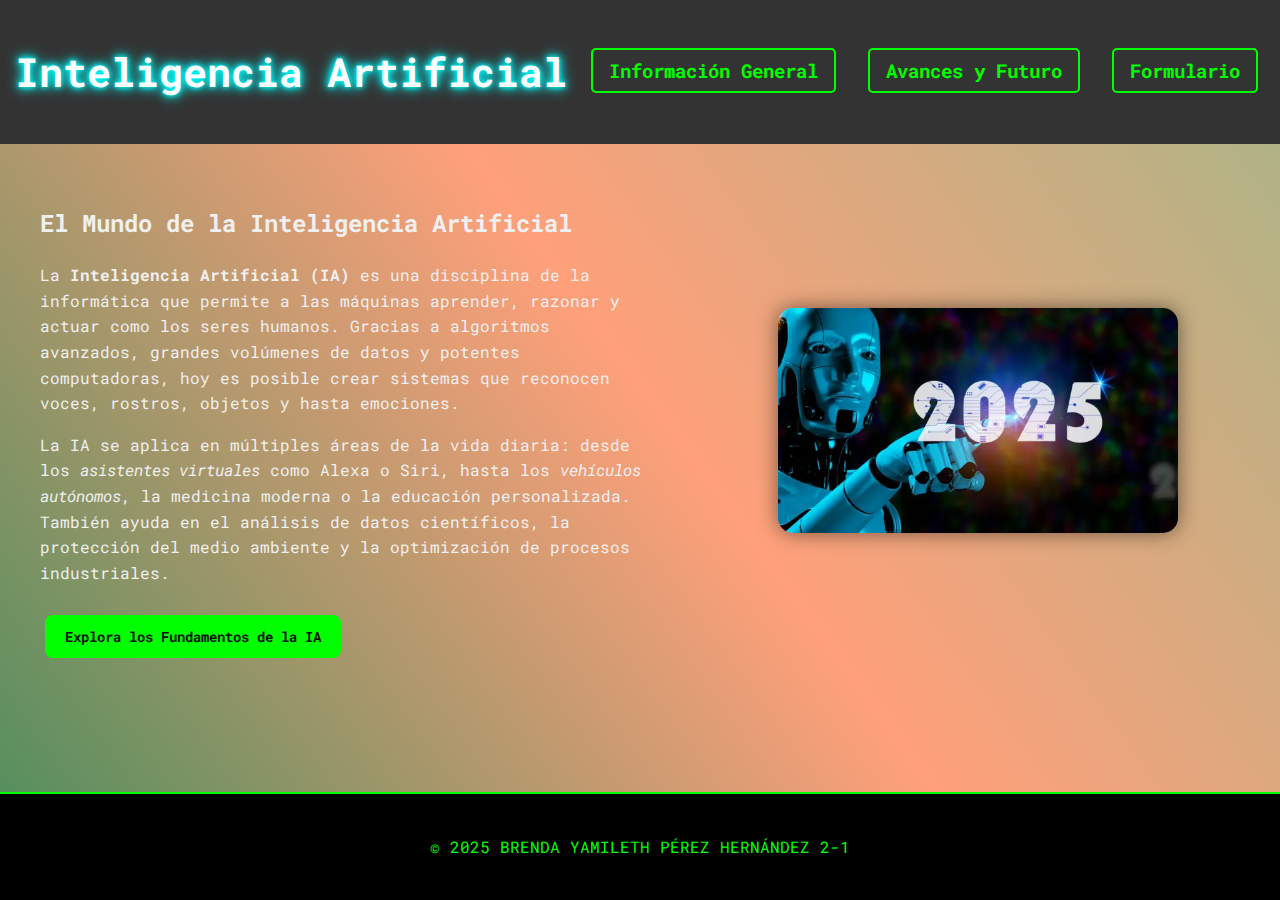
<file: brenin/index.html>
<!DOCTYPE html>
<html lang="es">
<head>
    <meta charset="UTF-8">
    <meta name="viewport" content="width=device-width, initial-scale=1.0">
    <title>Inteligencia Artificial - Inicio</title>

    <link rel="preconnect" href="https://fonts.googleapis.com">
    <link rel="preconnect" href="https://fonts.gstatic.com" crossorigin>
    <link href="https://fonts.googleapis.com/css2?family=Roboto+Mono:wght@400;700&display=swap" rel="stylesheet">
    <link rel="stylesheet" href="style.css">
</head>
<body>
    <header>
        <h1>Inteligencia Artificial</h1>
        <nav>
            <ul>
                <li><a href="general.html" class="active">Información General</a></li>
                <li><a href="avance.html">Avances y Futuro</a></li>
                <li><a href="formulario.html">Formulario</a></li>
            </ul>
        </nav>
    </header>

    <div class="main-content-wrapper">
        <!-- Sección principal -->
        <section class="hero layout-container">
            <!-- Texto a la izquierda -->
            <div class="hero-text">
                <h2>El Mundo de la Inteligencia Artificial</h2>
                <p>
                    La <strong>Inteligencia Artificial (IA)</strong> es una disciplina de la informática que permite a las máquinas 
                    aprender, razonar y actuar como los seres humanos. Gracias a algoritmos avanzados, grandes volúmenes de datos y 
                    potentes computadoras, hoy es posible crear sistemas que reconocen voces, rostros, objetos y hasta emociones.
                </p>
                <p>
                    La IA se aplica en múltiples áreas de la vida diaria: desde los <em>asistentes virtuales</em> como Alexa o Siri,
                    hasta los <em>vehículos autónomos</em>, la medicina moderna o la educación personalizada. También ayuda en el 
                    análisis de datos científicos, la protección del medio ambiente y la optimización de procesos industriales.
                </p>

                <div style="margin-top: 25px;">
                    <a href="general.html" class="back-button">Explora los Fundamentos de la IA</a>
                </div>
            </div>

            <!-- Imagen a la derecha -->
            <div class="hero-image">
                <img src="img/2025.webp" alt="Ilustración de Inteligencia Artificial">
            </div>
        </section>
    </div>

    <footer>
        <p>&copy; 2025 BRENDA YAMILETH PÉREZ HERNÁNDEZ 2-1</p>
    </footer>
</body>
</html>
</file>
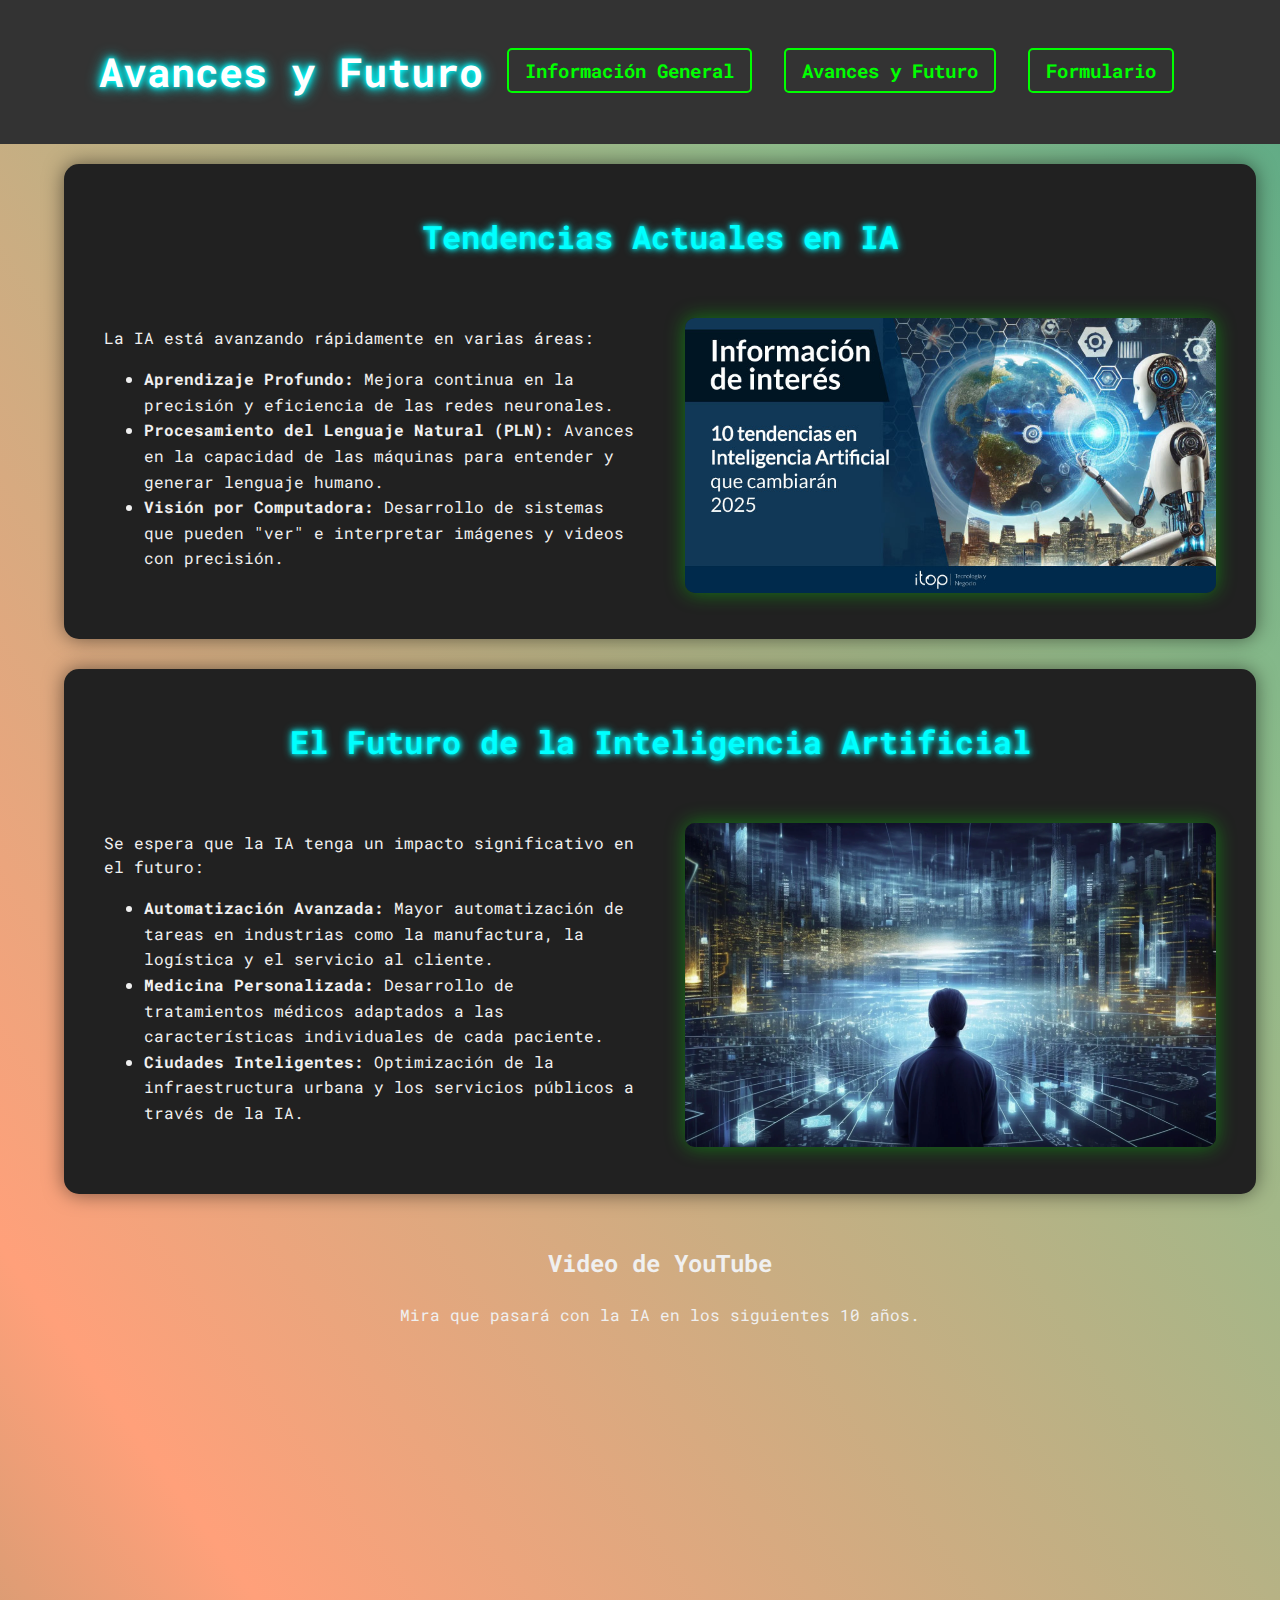
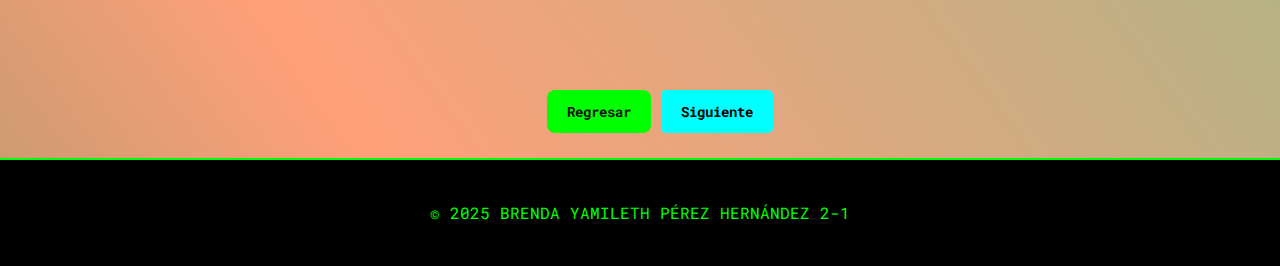
<file: brenin/avance.html>
<!DOCTYPE html>
<html lang="es">
<head>
    <meta charset="UTF-8">
    <meta name="viewport" content="width=device-width, initial-scale=1.0">
    <title>Avances y Futuro</title>
    <link rel="stylesheet" href="style.css">
    <!-- Importar la fuente Roboto Mono desde Google Fonts para asegurar consistencia -->
    <link rel="preconnect" href="https://fonts.googleapis.com">
    <link rel="preconnect" href="https://fonts.gstatic.com" crossorigin>
    <link href="https://fonts.googleapis.com/css2?family=Roboto+Mono:wght@400;700&display=swap" rel="stylesheet">
</head>
<body>
    <header>
        <h1>Avances y Futuro</h1>
        <nav>
            <ul>
                
                <li><a href="general.html">Información General</a></li>
                <li><a href="avance.html" class="active">Avances y Futuro</a></li>
				<li><a href="formulario.html">Formulario</a></li>
            </ul>
        </nav>
    </header>

    <main class="main-content-wrapper">
        <section class="content-block">
            <h2>Tendencias Actuales en IA</h2>
            <div class="layout-container">
                <div class="text-area">
                    <p>La IA está avanzando rápidamente en varias áreas:</p>
                    <ul>
                        <li><strong>Aprendizaje Profundo:</strong> Mejora continua en la precisión y eficiencia de las redes neuronales.</li>
                        <li><strong>Procesamiento del Lenguaje Natural (PLN):</strong> Avances en la capacidad de las máquinas para entender y generar lenguaje humano.</li>
                        <li><strong>Visión por Computadora:</strong> Desarrollo de sistemas que pueden "ver" e interpretar imágenes y videos con precisión.</li>
                    </ul>
                </div>
                <div class="image-area">
                    <a href="https://www.google.com/url?sa=i&url=https%3A%2F%2Fwww.itop.es%2Fblog%2Fitem%2Ftendencias-en-inteligencia-artificial.html&psig=AOvVaw33SHES6y265xZc7w4YGKpu&ust=1761314463176000&source=images&cd=vfe&opi=89978449&ved=0CBgQjhxqFwoTCICU0-K_upADFQAAAAAdAAAAABAE" target="_blank" title="Tendencias Actuales en IA">
                        <img src="img/ten.jpg" alt="Tendencias Actuales">
                    </a>
                </div>
            </div>
        </section>

        <section class="content-block">
            <h2>El Futuro de la Inteligencia Artificial</h2>
            <div class="layout-container">
                <div class="text-area">
                    <p>Se espera que la IA tenga un impacto significativo en el futuro:</p>
                    <ul>
                        <li><strong>Automatización Avanzada:</strong> Mayor automatización de tareas en industrias como la manufactura, la logística y el servicio al cliente.</li>
                        <li><strong>Medicina Personalizada:</strong> Desarrollo de tratamientos médicos adaptados a las características individuales de cada paciente.</li>
                        <li><strong>Ciudades Inteligentes:</strong> Optimización de la infraestructura urbana y los servicios públicos a través de la IA.</li>
                    </ul>
                </div>
                <div class="image-area">
                    <a href="https://www.google.com/url?sa=i&url=https%3A%2F%2Fwww.muyinteresante.com%2Ftecnologia%2F61524.html&psig=AOvVaw1xKykbq1uRg7dQjchrzUeo&ust=1761314529139000&source=images&cd=vfe&opi=89978449&ved=0CBgQjhxqFwoTCJD_ioXAupADFQAAAAAdAAAAABAE" target="_blank" title="El Futuro de la IA">
                        <img src="img/futu.webp" alt="Futuro de la IA">
                    </a> 
                </div>
            </div>
        </section>
		
		<section class="content">
    <h2>Video de YouTube</h2>
	<div class=".video-container ">
    <p>Mira que pasará con la IA en los siguientes 10 años.</p>
    <iframe width="560" height="315" src="https://www.youtube.com/embed/tz8FE5fCrXw?si=F5yEgyAnC05ZJzfO" title="YouTube video player" frameborder="0" allow="accelerometer; autoplay; clipboard-write; encrypted-media; gyroscope; picture-in-picture" allowfullscreen></iframe>
	</div>
    
</section>

        <div class="nav-buttons">
            <a href="general.html" class="back-button">Regresar</a>
            <a href="formulario.html" class="next-button">Siguiente</a>
        </div>
    </main>

   <footer>
        <p>&copy; 2025 BRENDA YAMILETH PÉREZ HERNÁNDEZ 2-1</p>
    </footer>
</body>
</html>
</file>
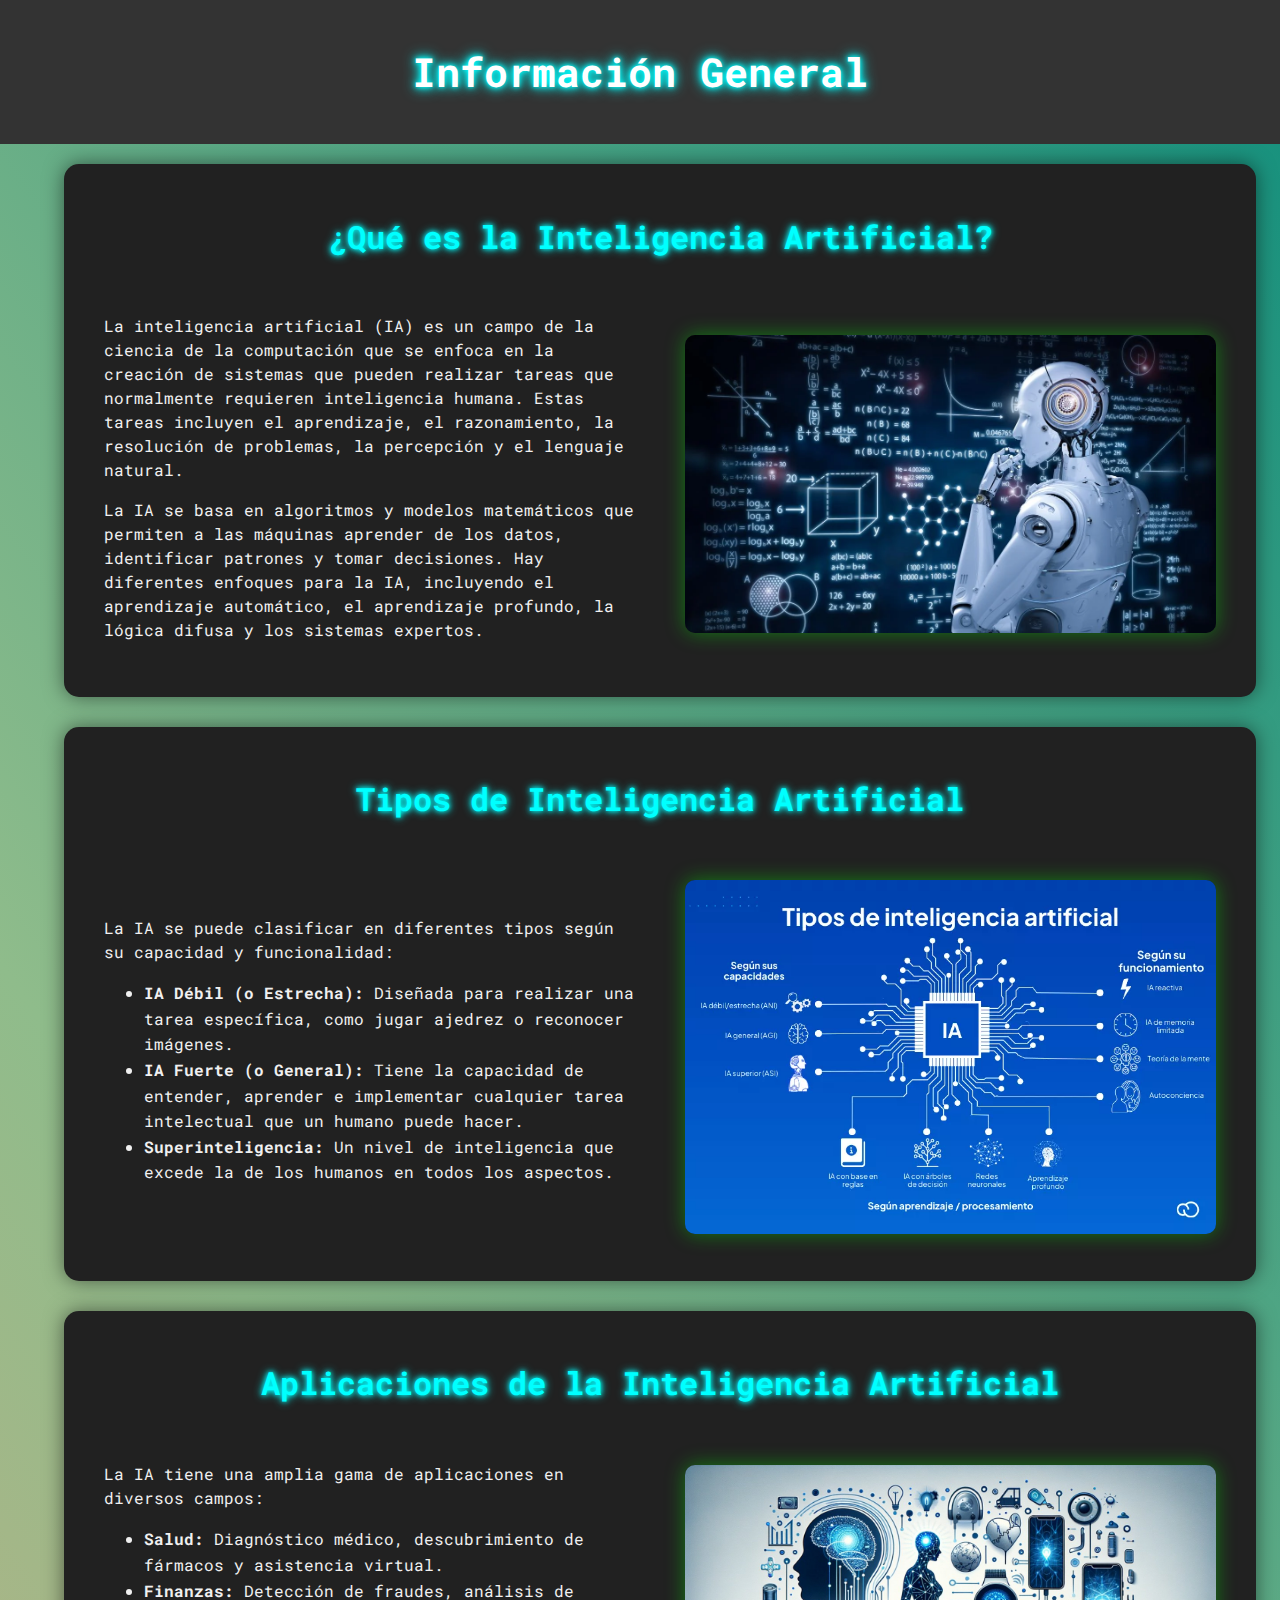
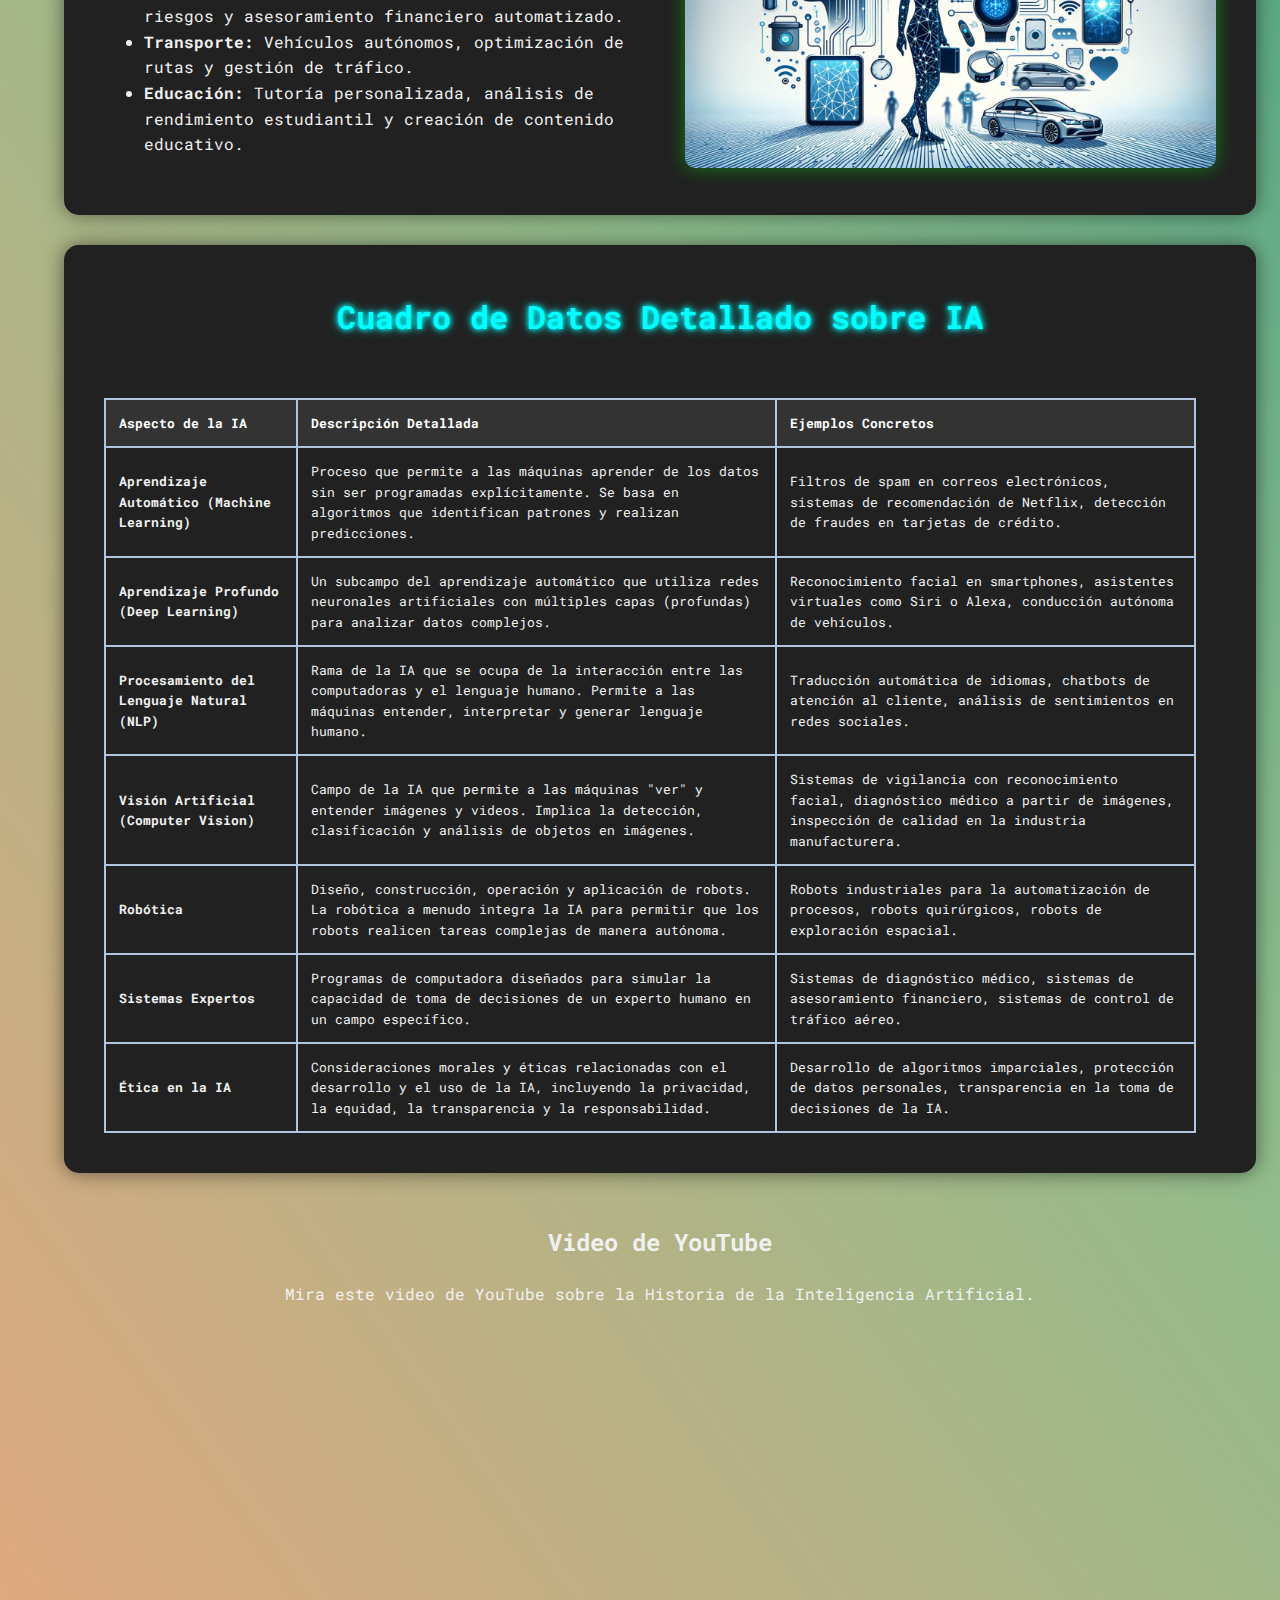
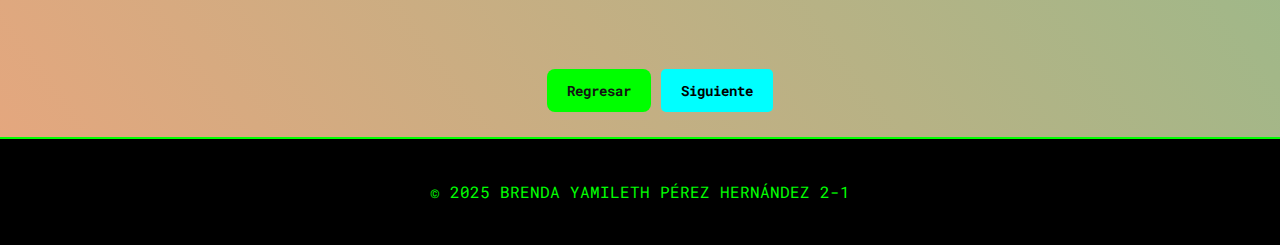
<file: brenin/general.html>
<!DOCTYPE html>
<html lang="es">
<head>
    <meta charset="UTF-8">
    <meta name="viewport" content="width=device-width, initial-scale=1.0">
    <title>Información General</title>
    <link rel="stylesheet" href="style.css">
    <!-- Importar la fuente Roboto Mono desde Google Fonts para asegurar consistencia -->
    <link rel="preconnect" href="https://fonts.googleapis.com">
    <link rel="preconnect" href="https://fonts.gstatic.com" crossorigin>
    <link href="https://fonts.googleapis.com/css2?family=Roboto+Mono:wght@400;700&display=swap" rel="stylesheet">
</head>
<body>
    <header>
        <h1>Información General</h1>
    </header>

    <main class="main-content-wrapper">
        <section class="content-block">
            <h2>¿Qué es la Inteligencia Artificial?</h2>
            <div class="layout-container">
                <div class="text-area">
                    <p>La inteligencia artificial (IA) es un campo de la ciencia de la computación que se enfoca en la creación de sistemas que pueden realizar tareas que normalmente requieren inteligencia humana. Estas tareas incluyen el aprendizaje, el razonamiento, la resolución de problemas, la percepción y el lenguaje natural.</p>
                    <p>La IA se basa en algoritmos y modelos matemáticos que permiten a las máquinas aprender de los datos, identificar patrones y tomar decisiones. Hay diferentes enfoques para la IA, incluyendo el aprendizaje automático, el aprendizaje profundo, la lógica difusa y los sistemas expertos.</p>
                </div>
                <div class="image-area">
                    <a href="https://planderecuperacion.gob.es/noticias/que-es-inteligencia-artificial-ia-prtr" target="_blank" title="Más información sobre la IA">
                        <img src="img/fun.webp" alt="Definición de IA">
                    </a>
                </div>
            </div>
        </section>

        <section class="content-block">
            <h2>Tipos de Inteligencia Artificial</h2>
            <div class="layout-container">
                <div class="text-area">
                    <p>La IA se puede clasificar en diferentes tipos según su capacidad y funcionalidad:</p>
                    <ul>
                        <li><strong>IA Débil (o Estrecha):</strong> Diseñada para realizar una tarea específica, como jugar ajedrez o reconocer imágenes.</li>
                        <li><strong>IA Fuerte (o General):</strong> Tiene la capacidad de entender, aprender e implementar cualquier tarea intelectual que un humano puede hacer.</li>
                        <li><strong>Superinteligencia:</strong> Un nivel de inteligencia que excede la de los humanos en todos los aspectos.</li>
                    </ul>
                </div>
                <div class="image-area">
                    <a href="https://www.google.com/url?sa=i&url=https%3A%2F%2Fwww.tiendanube.com%2Fblog%2Ftipos-de-inteligencia-artificial-que-ayudan-tu-negocio%2F&psig=AOvVaw16u9z0l1H-BiD3ecmPnsOu&ust=1761314241247000&source=images&cd=vfe&opi=89978449&ved=0CBgQjhxqFwoTCICXlvm-upADFQAAAAAdAAAAABAE" target="_blank" title="Tipos de IA">
                        <img src="img/ti.webp" alt="Tipos de IA">
                    </a>
                </div>
            </div>
        </section>

        <section class="content-block">
            <h2>Aplicaciones de la Inteligencia Artificial</h2>
            <div class="layout-container">
                <div class="text-area">
                    <p>La IA tiene una amplia gama de aplicaciones en diversos campos:</p>
                    <ul>
                        <li><strong>Salud:</strong> Diagnóstico médico, descubrimiento de fármacos y asistencia virtual.</li>
                        <li><strong>Finanzas:</strong> Detección de fraudes, análisis de riesgos y asesoramiento financiero automatizado.</li>
                        <li><strong>Transporte:</strong> Vehículos autónomos, optimización de rutas y gestión de tráfico.</li>
                        <li><strong>Educación:</strong> Tutoría personalizada, análisis de rendimiento estudiantil y creación de contenido educativo.</li>
                    </ul>
                </div>
                <div class="image-area">
                    <a href="https://www.google.com/url?sa=i&url=https%3A%2F%2Fudax.edu.mx%2Fexperiencia%2Ftecnologia-y-software%2Faplicaciones-de-la-inteligencia-artificial-en-la-vida-cotidiana%3Fsrsltid%3DAfmBOorC-GOsluiOz_9lGOzywDPTtgNG2av572Dix77AihBSOSLEcJuS&psig=AOvVaw2NdFWaFUtV4NAaqPwtIo-t&ust=1761314366363000&source=images&cd=vfe&opi=89978449&ved=0CBgQjhxqFwoTCOjVkbq_upADFQAAAAAdAAAAABAE" target="_blank" title="Aplicaciones de la IA">
                        <img src="img/apli.jpg" alt="Aplicaciones de la IA">
                    </a>
                </div>
            </div>
        </section>
		
		</section>
        <section class="content-block">
            <h2>Cuadro de Datos Detallado sobre IA</h2>
            <div class="layout-container">
                <div class="text-area">
                    <table>
                        <thead>
                            <tr>
                                <th>Aspecto de la IA</th>
                                <th>Descripción Detallada</th>
                                <th>Ejemplos Concretos</th>
                            </tr>
                        </thead>
                        <tbody>
                            <tr>
                                <td><strong>Aprendizaje Automático (Machine Learning)</strong></td>
                                <td>Proceso que permite a las máquinas aprender de los datos sin ser programadas explícitamente. Se basa en algoritmos que identifican patrones y realizan predicciones.</td>
                                <td>Filtros de spam en correos electrónicos, sistemas de recomendación de Netflix, detección de fraudes en tarjetas de crédito.</td>
                            </tr>
                            <tr>
                                <td><strong>Aprendizaje Profundo (Deep Learning)</strong></td>
                                <td>Un subcampo del aprendizaje automático que utiliza redes neuronales artificiales con múltiples capas (profundas) para analizar datos complejos.</td>
                                <td>Reconocimiento facial en smartphones, asistentes virtuales como Siri o Alexa, conducción autónoma de vehículos.</td>
                            </tr>
                            <tr>
                                <td><strong>Procesamiento del Lenguaje Natural (NLP)</strong></td>
                                <td>Rama de la IA que se ocupa de la interacción entre las computadoras y el lenguaje humano. Permite a las máquinas entender, interpretar y generar lenguaje humano.</td>
                                <td>Traducción automática de idiomas, chatbots de atención al cliente, análisis de sentimientos en redes sociales.</td>
                            </tr>
                            <tr>
                                <td><strong>Visión Artificial (Computer Vision)</strong></td>
                                <td>Campo de la IA que permite a las máquinas "ver" y entender imágenes y videos. Implica la detección, clasificación y análisis de objetos en imágenes.</td>
                                <td>Sistemas de vigilancia con reconocimiento facial, diagnóstico médico a partir de imágenes, inspección de calidad en la industria manufacturera.</td>
                            </tr>
                            <tr>
                                <td><strong>Robótica</strong></td>
                                <td>Diseño, construcción, operación y aplicación de robots. La robótica a menudo integra la IA para permitir que los robots realicen tareas complejas de manera autónoma.</td>
                                <td>Robots industriales para la automatización de procesos, robots quirúrgicos, robots de exploración espacial.</td>
                            </tr>
                            <tr>
                                <td><strong>Sistemas Expertos</strong></td>
                                <td>Programas de computadora diseñados para simular la capacidad de toma de decisiones de un experto humano en un campo específico.</td>
                                <td>Sistemas de diagnóstico médico, sistemas de asesoramiento financiero, sistemas de control de tráfico aéreo.</td>
                            </tr>
                            <tr>
                                <td><strong>Ética en la IA</strong></td>
                                <td>Consideraciones morales y éticas relacionadas con el desarrollo y el uso de la IA, incluyendo la privacidad, la equidad, la transparencia y la responsabilidad.</td>
                                <td>Desarrollo de algoritmos imparciales, protección de datos personales, transparencia en la toma de decisiones de la IA.</td>
                            </tr>
                        </tbody>
                    </table>
                </div>
            </div>
        </section>
		
		<section class="content">
    <h2>Video de YouTube</h2>
	<div class=".video-container ">
    <p>Mira este video de YouTube sobre la Historia de la Inteligencia Artificial.</p>
    <iframe width="560" height="315" src="https://www.youtube.com/embed/mykrieNb9p0?si=KUjRYBDwjYIjQaNK" frameborder="0" allow="accelerometer; autoplay; clipboard-write; encrypted-media; gyroscope; picture-in-picture" allowfullscreen></iframe>
	</div>
    
</section>

        <div class="nav-buttons">
            <a href="index.html" class="back-button">Regresar</a>
            <a href="avance.html" class="next-button">Siguiente</a>
        </div>
    </main>

    <footer>
        <p>&copy; 2025 BRENDA YAMILETH PÉREZ HERNÁNDEZ 2-1</p>
    </footer>
</body>
</html>
</file>
<file: brenin/style.css>
/* === Tu estilo original intacto === */
body {
    font-family: 'Roboto Mono', monospace;
    margin: 0;
    padding: 0;
    background: linear-gradient(54deg, #4527a0, #2E8B57, #FFA07A, #8FBC8B, #00897b, #8FBC8B);
    background-size: 300% 300%;
    animation: gradientAnimation 20s infinite alternate;
    color: #f0f0f0;
    line-height: 1.6;
    overflow-x: hidden;
    font-size: 1em;
    text-align: center;
    min-height: 100vh;
    display: flex;
    flex-direction: column;
}

@keyframes gradientAnimation {
    0% { background-position: 0% 50%; }
    100% { background-position: 100% 50%; }
}

@import url('https://fonts.googleapis.com/css2?family=Roboto+Mono:wght@400;700&display=swap');

header {
    position: relative;
    background-color: #333;
    color: #fff;
    padding: 2rem 0;
    text-align: center;
    overflow: hidden;
    width: 100%;
    display: flex;
    justify-content: center;
    flex-wrap: wrap;
}

header h1 {
    font-size: 2.5rem;
    margin: 0.5rem;
    text-shadow: 0 0 5px #0ff, 0 0 10px #0ff, 0 0 15px #0ff;
    animation: glitch 2s infinite;
}

@keyframes glitch {
    0% { transform: translate(0); }
    20% { transform: translate(-5px, 5px); }
    40% { transform: translate(-5px, -5px); }
    60% { transform: translate(5px, 5px); }
    80% { transform: translate(5px, -5px); }
    100% { transform: translate(0); }
}

nav ul {
    padding: 0;
    list-style: none;
    display: flex;
    justify-content: center;
    flex-wrap: wrap;
}

nav ul li {
    margin: 0.5rem 1rem;
}

nav a {
    color: #0f0;
    text-decoration: none;
    font-weight: bold;
    font-size: 1.2rem;
    padding: 0.5rem 1rem;
    border: 2px solid #0f0;
    border-radius: 5px;
    transition: all 0.3s ease;
}

nav a:hover {
    background-color: #0f0;
    color: #121212;
    text-shadow: 0 0 5px #0f0, 0 0 10px #0f0;
}

.main-content-wrapper {
    flex: 1;
    display: flex;
    flex-direction: column;
    align-items: center;
    width: 100%;
    padding: 20px;
}

.content-block {
    width: 90%;
    max-width: 1200px;
    margin-bottom: 30px;
    background-color: #212121;
    box-shadow: 0 0 20px rgba(0, 0, 0, 0.5);
    border-radius: 15px;
    padding: 20px;
    text-align: left;
}

.content-block h2 {
    font-size: 2rem;
    margin-bottom: 1rem;
    color: #0ff;
    text-shadow: 0 0 5px #0ff, 0 0 10px #0ff;
    text-align: center;
}

.layout-container {
    display: flex;
    justify-content: space-between;
    align-items: center;
    padding: 20px;
    flex-wrap: wrap;
}
/* ===== Ajuste para el nuevo menú bajo el título ===== */
.main-nav {
    margin-top: 20px;
    background-color: #212121;
    padding: 1rem;
    border-radius: 10px;
    box-shadow: 0 0 15px rgba(0,0,0,0.5);
}

.main-nav ul {
    padding: 0;
    list-style: none;
    display: flex;
    justify-content: center;
    flex-wrap: wrap;
}

.main-nav li {
    margin: 0.5rem 1rem;
}

.text-area {
    flex: 1;
    padding-right: 20px;
    text-align: left;
    min-width: 250px;
}

.text-area p {
    font-size: 1em;
    line-height: 1.5;
    margin-bottom: 15px;
}

.image-area {
    flex: 1;
    text-align: center;
    min-width: 250px;
    margin-top: 20px;
}

.image-area img {
    max-width: 100%;
    height: auto;
    border-radius: 10px;
    box-shadow: 0 0 20px rgba(0, 255, 0, 0.4);
    transition: transform 0.5s ease, box-shadow 0.5s ease;
}

.image-area img:hover {
    transform: scale(1.05);
    box-shadow: 0 0 30px rgba(0, 255, 0, 0.6);
}

table {
    width: 100%;
    border-collapse: collapse;
    margin-top: 20px;
    word-wrap: break-word;
}

th, td {
    border: 2px solid #B0C4DE;
    padding: 0.8rem;
    font-size: 0.8rem;
    text-align: left;
}

th {
    background-color: #333;
    color: #fff;
}

/* Formulario */
#contactForm {
    margin: 40px auto;
    text-align: left;
    background-color: #111;
    padding: 20px;
    border-radius: 12px;
    box-shadow: 0 0 12px rgba(0, 255, 255, 0.25);
    max-width: 600px;
    width: 90%;
    border: 2px solid #00ffff;
}

#contactForm button {
    padding: 0.8rem 1.2rem;
    margin-top: 1.5rem;
    background-color: #00bcd4;
    color: #121212;
    border: none;
    border-radius: 5px;
    cursor: pointer;
    font-weight: bold;
    transition: all 0.3s ease;
}

#contactForm button:hover {
    background-color: #00acc1;
    box-shadow: 0 0 10px #00bcd4;
}

/* Botones de navegación */
.nav-buttons {
    display: flex;
    justify-content: space-between;
    margin-top: 20px;
    flex-wrap: wrap;
}

.back-button,
.next-button {
    padding: 10px 20px;
    font-size: 0.9rem;
    border: none;
    border-radius: 5px;
    cursor: pointer;
    font-weight: bold;
    text-decoration: none;
    transition: all 0.3s ease;
    margin: 5px;
}

.back-button {
    background-color: #ff00ff;
    color: #fff;
}

.back-button:hover {
    background-color: #00ffff;
    color: #000;
}

.next-button {
    background-color: #00ffff;
    color: #000;
}

.next-button:hover {
    background-color: #ff00ff;
    color: #fff;
}

/* Video */
.video-container {
    position: relative;
    padding-bottom: 56.25%;
    padding-top: 30px;
    height: 0;
    overflow: hidden;
}

.video-container iframe {
    position: absolute;
    top: 0;
    left: 0;
    width: 100%;
    height: 100%;
}

/* Footer */
footer {
    text-align: center;
    padding: 1.5rem 0;
    background-color: #000;
    color: #0f0;
    border-top: 2px solid #0f0;
}

/* === Responsive Celular === */
@media (max-width: 768px) {
    header {
        flex-direction: column;
    }
    header h1 {
        font-size: 1.8rem;
        margin: 5px 0;
    }

    .layout-container {
        flex-direction: column;
        text-align: center;
    }

    .text-area, .image-area {
        width: 100%;
        padding: 0;
    }

    .image-area {
        margin-top: 15px;
    }

    .content-block h2 {
        font-size: 1.8rem;
    }

    .text-area p {
        font-size: 0.95rem;
    }

    th, td {
        font-size: 0.75rem;
        padding: 0.5rem;
    }

    #contactForm {
        width: 95%;
        padding: 15px;
    }

    .nav-buttons {
        flex-direction: row;
        justify-content: space-around;
        flex-wrap: wrap;
    }

    .back-button, .next-button {
        width: 45%;
        font-size: 0.9rem;
    }
}
/* ===== Diseño en dos columnas (texto + imagen) ===== */
.layout-container {
    display: flex;
    justify-content: space-between;
    align-items: center;
    flex-wrap: wrap;
    gap: 30px;
}

.hero-text {
    flex: 1 1 45%;
    text-align: left;
}

.hero-text p {
    margin-bottom: 1rem;
}

.hero-image {
    flex: 1 1 45%;
    text-align: center;
}

.hero-image img {
    width: 100%;
    max-width: 400px;
    border-radius: 15px;
    box-shadow: 0 0 20px rgba(0,0,0,0.5);
}

/* Botón de exploración */
.back-button {
    display: inline-block;
    background-color: #0f0;
    color: #121212;
    text-decoration: none;
    font-weight: bold;
    padding: 10px 20px;
    border-radius: 8px;
    transition: all 0.3s ease;
}

.back-button:hover {
    background-color: #121212;
    color: #0f0;
    border: 2px solid #0f0;
}
</file>
